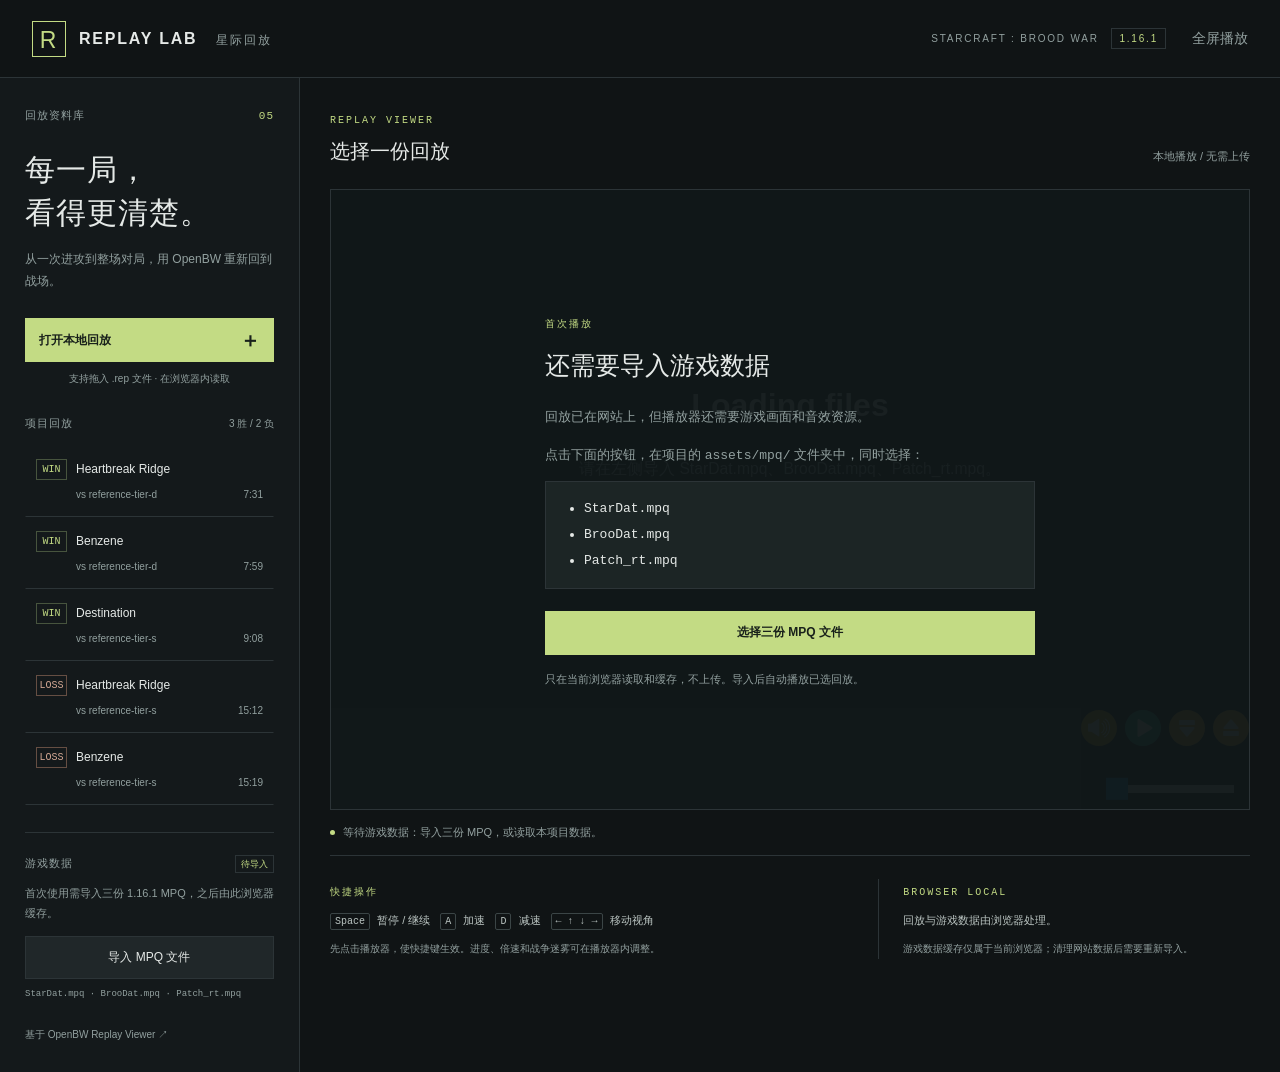
<file: index.html>
<!doctype html>
<html lang="zh-CN">
<head>
  <meta charset="utf-8">
  <meta name="viewport" content="width=device-width,initial-scale=1">
  <meta name="description" content="在浏览器中播放 StarCraft 1.16.1 回放，基于 OpenBW。">
  <title>Replay Lab · 星际回放</title>
  <link rel="icon" href="data:,">
  <link rel="stylesheet" href="app.css?v=2">
  <script src="app.js?v=2" defer></script>
</head>
<body>
  <header class="topbar">
    <a class="brand" href="./"><span class="brand-mark" aria-hidden="true">R</span><span>REPLAY LAB <small>星际回放</small></span></a>
    <span class="engine-label">STARCRAFT : BROOD WAR <b>1.16.1</b></span>
    <button id="fullscreen" class="quiet">全屏播放</button>
  </header>
  <main>
    <aside>
      <div class="section-heading"><span>回放资料库</span><span class="count">05</span></div>
      <h1>每一局，<br>看得更清楚。</h1>
      <p class="intro">从一次进攻到整场对局，用 OpenBW 重新回到战场。</p>
      <label class="primary file-button" for="replay-file">打开本地回放 <span>＋</span></label>
      <input id="replay-file" type="file" accept=".rep" hidden>
      <p class="local-note">支持拖入 .rep 文件 · 在浏览器内读取</p>
      <div class="section-heading list-heading"><span>项目回放</span><span>3 胜 / 2 负</span></div>
      <nav id="replay-list" aria-label="代表性回放"></nav>
      <div class="data-panel">
        <div class="section-heading"><span>游戏数据</span><span id="data-badge" class="badge">检查中</span></div>
        <p>首次使用需导入三份 1.16.1 MPQ，之后由此浏览器缓存。</p>
        <label class="secondary file-button" for="mpq-files">导入 MPQ 文件</label>
        <input id="mpq-files" type="file" accept=".mpq" multiple hidden>
        <button id="local-mpq" class="quiet local-data" hidden>读取本项目游戏数据</button>
        <small>StarDat.mpq · BrooDat.mpq · Patch_rt.mpq</small>
      </div>
      <a class="source-link" href="https://github.com/dgant/openbw-replay-viewer" target="_blank" rel="noopener">基于 OpenBW Replay Viewer ↗</a>
    </aside>
    <section class="workspace" aria-label="回放播放器">
      <div class="viewer-heading"><div><span class="eyebrow">REPLAY VIEWER</span><h2 id="current-title">选择一份回放</h2></div><span id="current-meta">本地播放 / 无需上传</span></div>
      <div class="screen" id="screen">
        <iframe id="viewer" title="OpenBW 星际回放播放器" src="viewer/index.html" allow="autoplay; fullscreen" allowfullscreen></iframe>
        <div id="data-setup" class="data-setup" hidden>
          <div class="setup-card">
            <span class="eyebrow">首次播放</span>
            <h3>还需要导入游戏数据</h3>
            <p id="setup-message">回放已在网站上，但播放器还需要游戏画面和音效资源。</p>
            <p>点击下面的按钮，在项目的 <code>assets/mpq/</code> 文件夹中，同时选择：</p>
            <ul><li>StarDat.mpq</li><li>BrooDat.mpq</li><li>Patch_rt.mpq</li></ul>
            <button id="setup-import" class="primary file-button">选择三份 MPQ 文件</button>
            <small>只在当前浏览器读取和缓存，不上传。导入后自动播放已选回放。</small>
          </div>
        </div>
      </div>
      <div class="status-line"><span class="status-dot"></span><p id="status" role="status" aria-live="polite">正在初始化 OpenBW 引擎…</p></div>
      <div class="bottom-notes">
        <div><span class="eyebrow">快捷操作</span><p><kbd>Space</kbd> 暂停 / 继续 <kbd>A</kbd> 加速 <kbd>D</kbd> 减速 <kbd>← ↑ ↓ →</kbd> 移动视角</p><small>先点击播放器，使快捷键生效。进度、倍速和战争迷雾可在播放器内调整。</small></div>
        <div class="privacy-note"><span class="eyebrow">BROWSER LOCAL</span><p>回放与游戏数据由浏览器处理。</p><small>游戏数据缓存仅属于当前浏览器；清理网站数据后需要重新导入。</small></div>
      </div>
    </section>
  </main>
</body>
</html>
</file>
<file: app.css>
:root{color-scheme:dark;--bg:#101415;--panel:#171c1e;--line:#2c3437;--text:#e5e9e7;--muted:#92a09f;--accent:#c3db84}*{box-sizing:border-box}body{margin:0;background:var(--bg);color:var(--text);font:14px/1.6 "Segoe UI","Microsoft YaHei",sans-serif}button,label,a{-webkit-tap-highlight-color:transparent}button{font:inherit;color:inherit;cursor:pointer}a{color:inherit;text-decoration:none}button:focus-visible,a:focus-visible,label:focus-within{outline:2px solid var(--accent);outline-offset:4px}.topbar{height:78px;border-bottom:1px solid var(--line);display:flex;align-items:center;padding:0 32px;gap:26px}.brand{display:flex;align-items:center;gap:13px;font-size:16px;font-weight:700;letter-spacing:1.8px}.brand-mark{width:34px;height:36px;display:grid;place-items:center;border:1px solid var(--accent);color:var(--accent);font-size:23px;font-weight:400}.brand small{font-size:12px;letter-spacing:2px;color:var(--muted);margin-left:12px;font-weight:400}.engine-label{margin-left:auto;font-size:10px;letter-spacing:1.8px;color:var(--muted)}.engine-label b{color:var(--accent);padding:4px 7px;border:1px solid var(--line);margin-left:8px;font-weight:400}.quiet{background:none;border:0;color:var(--muted);padding:7px 0}.quiet:hover{color:var(--accent)}main{display:grid;grid-template-columns:300px minmax(0,1fr);min-height:calc(100vh - 78px)}aside{padding:29px 25px;border-right:1px solid var(--line);background:#14191b}.section-heading{display:flex;justify-content:space-between;align-items:center;font-size:11px;letter-spacing:1px;color:var(--muted)}.count{font:11px monospace;color:var(--accent)}h1{font-size:30px;line-height:1.45;font-weight:500;letter-spacing:1px;margin:23px 0 13px}.intro{font-size:12px;color:var(--muted);margin:0 0 25px;line-height:1.9}.file-button{cursor:pointer;display:flex;align-items:center;justify-content:center;border:1px solid var(--line);padding:11px 13px;font-size:12px}.primary{background:var(--accent);color:#19211b;border-color:var(--accent);font-weight:600;justify-content:space-between}.primary:hover{background:#d6eba3}.primary span{font-size:20px;line-height:1}.local-note{font-size:10px;color:var(--muted);text-align:center;margin:9px 0 28px}.list-heading{margin-bottom:12px}.list-heading span:last-child{font-size:10px;letter-spacing:0}.replay-card{display:block;width:100%;text-align:left;background:none;border:1px solid transparent;border-bottom-color:var(--line);padding:13px 10px;position:relative}.replay-card:hover{background:#202829}.replay-card.active{border:1px solid #65734c;background:#242d24}.card-top{display:flex;align-items:center;gap:9px}.result{font:10px monospace;color:var(--accent);border:1px solid #47543e;min-width:31px;text-align:center;line-height:19px}.result.loss{color:#d3a894;border-color:#654e43}.map-name{font-size:12px;font-weight:500}.card-meta{font-size:10px;color:var(--muted);display:flex;justify-content:space-between;margin:7px 0 0 40px}.data-panel{margin-top:27px;padding-top:22px;border-top:1px solid var(--line)}.data-panel p{font-size:11px;color:var(--muted);line-height:1.8}.badge{font-size:9px;border:1px solid var(--line);padding:1px 5px;color:var(--accent);letter-spacing:0}.secondary{margin:12px 0 7px;background:#202729}.secondary:hover{border-color:var(--accent)}.data-panel small{display:block;font:9px/1.8 monospace;color:var(--muted)}.local-data{font-size:11px;margin-bottom:9px}.source-link{display:block;color:var(--muted);font-size:10px;margin-top:25px}.workspace{padding:29px 30px 24px;min-width:0}.viewer-heading{display:flex;justify-content:space-between;align-items:end;margin-bottom:22px;gap:16px}.eyebrow{font:10px/1.5 monospace;letter-spacing:2px;color:var(--accent)}h2{font-size:20px;font-weight:500;margin:6px 0 0}.viewer-heading>span{font-size:11px;color:var(--muted);padding-bottom:2px}.screen{height:clamp(500px,69vh,900px);background:#080b0c;border:1px solid var(--line);position:relative}.screen iframe{display:block;width:100%;height:100%;border:0}.screen:fullscreen{height:100vh;width:100vw}.status-line{display:flex;gap:8px;align-items:center;border-bottom:1px solid var(--line);min-height:46px}.status-dot{height:5px;width:5px;flex-shrink:0;background:var(--accent);border-radius:50%}.status-line p{font-size:11px;color:var(--muted);margin:10px 0}.bottom-notes{display:grid;grid-template-columns:1.4fr 1fr;gap:28px;margin-top:23px}.bottom-notes p{font-size:11px;color:#bac4c1;margin:10px 0 7px}.bottom-notes small{font-size:10px;color:var(--muted)}kbd{font:10px monospace;border:1px solid #3b4546;padding:2px 4px;margin:0 4px 0 7px;border-radius:2px}kbd:first-child{margin-left:0}.privacy-note{border-left:1px solid var(--line);padding-left:24px}.screen.drag-over{outline:2px solid var(--accent);outline-offset:3px}[hidden]{display:none!important}@media(min-width:1650px){main{grid-template-columns:330px minmax(0,1fr)}aside{padding:34px}.workspace{padding:32px 40px}}@media(max-width:1000px){main{grid-template-columns:255px minmax(0,1fr)}aside{padding:23px 18px}.workspace{padding:24px 18px}.viewer-heading{display:block}.viewer-heading>span{display:block;margin-top:8px}.bottom-notes{grid-template-columns:1fr}.privacy-note{border-left:0;padding-left:0}.screen{height:600px}.engine-label{display:none}.topbar .quiet{margin-left:auto}}@media(max-width:700px){.topbar{height:64px;padding:0 18px}.brand small{display:none}main{display:flex;flex-direction:column}aside{border-right:0;border-bottom:1px solid var(--line)}h1,.intro{display:none}.section-heading{margin-bottom:14px}.primary{margin-top:14px}.local-note{margin-bottom:20px}#replay-list{display:flex;gap:8px;overflow:auto;padding-bottom:5px}.replay-card{min-width:195px;border:1px solid var(--line)}.data-panel{margin-top:18px;padding-top:16px}.data-panel .section-heading{margin-bottom:0}.source-link{margin-top:12px}.screen{height:70vh;min-height:500px}.workspace{padding:20px 12px}.viewer-heading{margin-left:5px}.bottom-notes{padding:0 6px}}
.data-setup{position:absolute;inset:0;display:grid;place-items:center;background:#101718f5;padding:24px;overflow:auto}.setup-card{max-width:490px;width:100%}.setup-card h3{font-size:25px;font-weight:500;margin:12px 0 20px}.setup-card p{color:var(--muted);font-size:13px;line-height:1.9}.setup-card ul{padding:14px 20px 14px 38px;background:#1c2525;border:1px solid var(--line);font:13px/2 monospace}.setup-card button{width:100%;justify-content:center;margin:22px 0 12px}.setup-card small{font-size:11px;color:var(--muted)}
</file>
